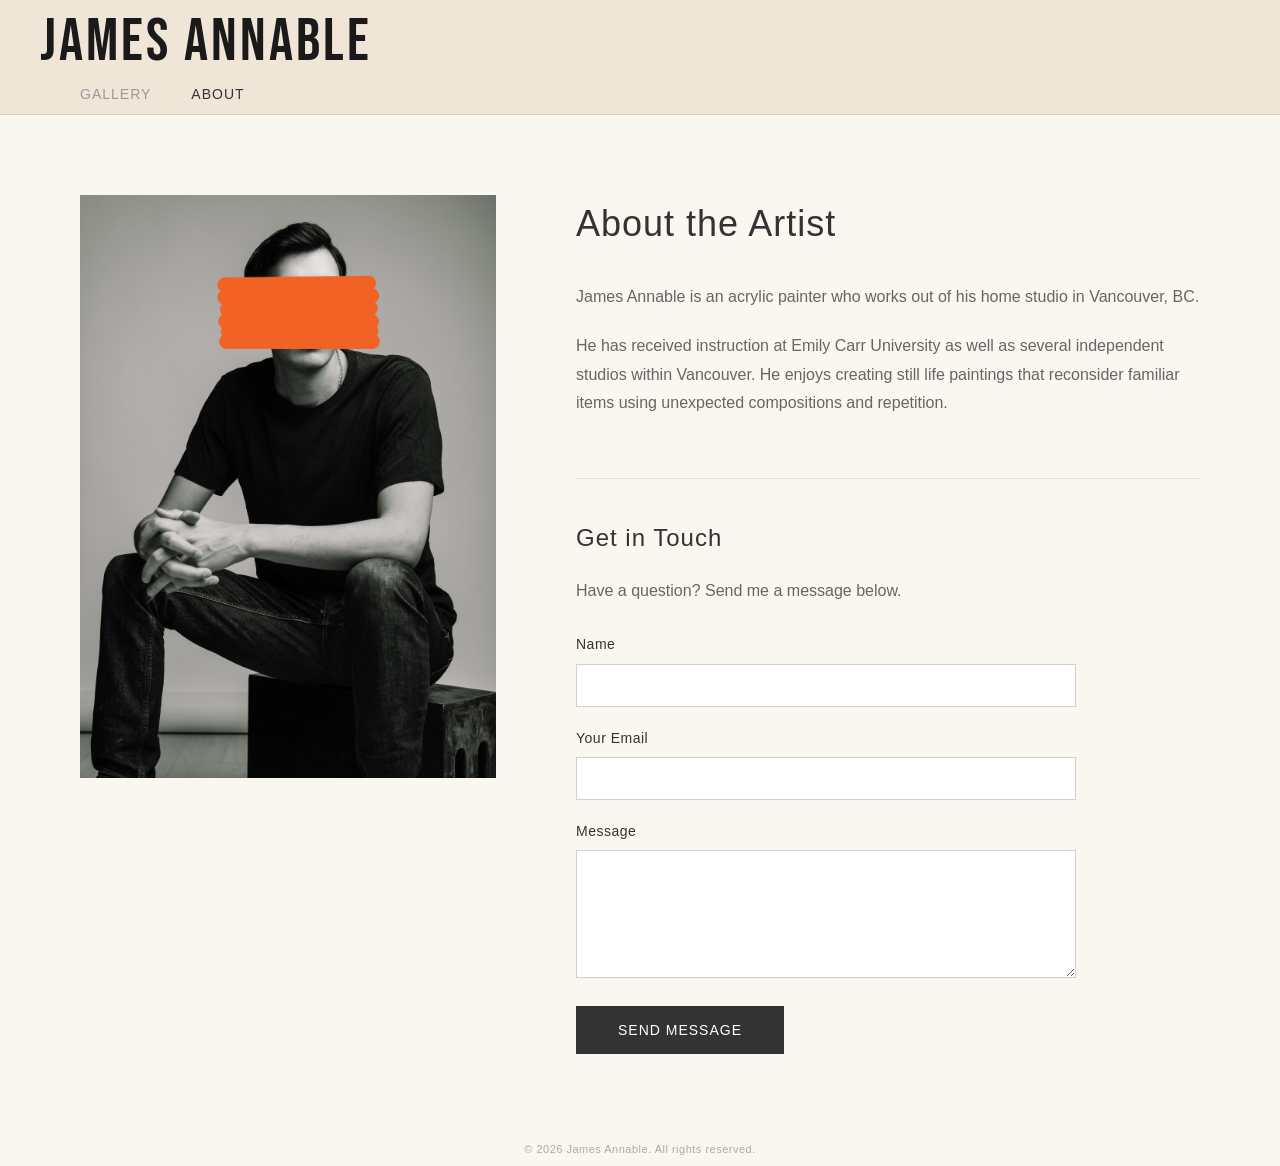
<file: about.html>
<!DOCTYPE html>
<html lang="en">
<head>
    <!-- Google tag (gtag.js) -->
    <script async src="https://www.googletagmanager.com/gtag/js?id=G-0CHNNR34EB"></script>
    <script>
      window.dataLayer = window.dataLayer || [];
      function gtag(){dataLayer.push(arguments);}
      gtag('js', new Date());
      gtag('config', 'G-0CHNNR34EB');
    </script>
    <meta charset="UTF-8">
    <meta name="viewport" content="width=device-width, initial-scale=1.0">
    <title>About - Artist Portfolio</title>
    <link rel="preconnect" href="https://fonts.googleapis.com">
    <link rel="preconnect" href="https://fonts.gstatic.com" crossorigin>
    <link href="https://fonts.googleapis.com/css2?family=Bebas+Neue&display=swap" rel="stylesheet">
    <link rel="icon" type="image/png" href="favicon.png">
    <link rel="stylesheet" href="styles.css">
</head>
<body>
    <header class="gallery-header">
        <h1 class="artist-name">JAMES ANNABLE</h1>
    </header>

    <nav class="main-nav">
        <div class="nav-container">
            <a href="gallery.html" class="nav-link">Gallery</a>
            <a href="about.html" class="nav-link active">About</a>
        </div>
    </nav>

    <main class="about-container">
        <div class="about-content">
            <div class="about-image">
                <img src="info_page_photo.jpg" alt="Artist Photo">
            </div>
            <div class="about-text">
                <h1>About the Artist</h1>
                <p class="bio">
                    James Annable is an acrylic painter who works out of his home studio in Vancouver, BC.
                </p>
                <p class="bio">
                    He has received instruction at Emily Carr University as well as several independent studios within Vancouver. He enjoys creating still life paintings that reconsider familiar items using unexpected compositions and repetition.
                </p>

                <div class="contact-info">
                    <h2>Get in Touch</h2>
                    <p class="contact-description">Have a question? Send me a message below.</p>

                    <form action="https://formspree.io/f/mbdayaqg" method="POST" class="contact-form" id="contact-form">
                        <div class="form-group">
                            <label for="name">Name</label>
                            <input type="text" id="name" name="name" required>
                        </div>

                        <div class="form-group">
                            <label for="email">Your Email</label>
                            <input type="email" id="email" name="email" required>
                        </div>

                        <div class="form-group">
                            <label for="message">Message</label>
                            <textarea id="message" name="message" rows="6" required></textarea>
                        </div>

                        <button type="submit" class="submit-button">Send Message</button>

                        <div class="form-status" id="form-status"></div>
                    </form>
                </div>
            </div>
        </div>
    </main>

    <footer class="gallery-footer">
        &copy; 2026 James Annable. All rights reserved.
    </footer>

    <script src="script.js"></script>
</body>
</html>
</file>
<file: styles.css>
* {
    margin: 0;
    padding: 0;
    box-sizing: border-box;
}

body {
    font-family: -apple-system, BlinkMacSystemFont, 'Segoe UI', Roboto, Oxygen, Ubuntu, Cantarell, sans-serif;
    line-height: 1.6;
    color: #333;
    background-color: #faf6f0;
}

/* ===== INTRO PAGE ===== */
.intro-page {
    overflow: hidden;
    height: 100vh;
}

.video-container {
    position: fixed;
    top: 0;
    left: 0;
    width: 100%;
    height: 100%;
    overflow: hidden;
    z-index: 0;
}

.video-container video {
    min-width: 100%;
    min-height: 100%;
    width: auto;
    height: auto;
    position: absolute;
    top: 50%;
    left: 50%;
    transform: translate(-50%, -50%);
    object-fit: cover;
}

.video-overlay {
    position: absolute;
    top: 0;
    left: 0;
    width: 100%;
    height: 100%;
    background: rgba(0, 0, 0, 0.3);
    z-index: 1;
}

.intro-content {
    position: relative;
    z-index: 2;
    display: flex;
    align-items: center;
    justify-content: flex-start;
    padding-left: 15%;
    height: 100vh;
}

.enter-button {
    padding: 18px 48px;
    font-size: 18px;
    font-weight: 300;
    letter-spacing: 2px;
    text-transform: uppercase;
    background: transparent;
    color: white;
    border: 2px solid white;
    cursor: pointer;
    transition: all 0.3s ease;
    opacity: 0;
    transform: translateY(20px);
}

.enter-button.show {
    opacity: 1;
    transform: translateY(0);
}

.enter-button:hover {
    background: white;
    color: #333;
}

.hidden {
    display: none;
}

/* ===== NAVIGATION ===== */
.main-nav {
    position: sticky;
    top: 0;
    background: #f0e6d8;
    border-bottom: 1px solid #d9ccba;
    padding: 9px 0;
    z-index: 200;
}

.nav-container {
    max-width: 1200px;
    margin: 0 auto;
    padding: 0 40px;
    display: flex;
    gap: 40px;
}

.nav-link {
    text-decoration: none;
    color: #999;
    font-size: 14px;
    letter-spacing: 1px;
    text-transform: uppercase;
    transition: color 0.3s ease;
}

.nav-link:hover,
.nav-link.active {
    color: #333;
}

/* ===== GALLERY PAGE ===== */
.gallery-header {
    background-color: #f0e6d8;
    padding: 12px 40px 2px;
    text-align: left;
}

.artist-name {
    font-family: 'Bebas Neue', sans-serif;
    font-size: 60px;
    font-weight: 400;
    letter-spacing: 3px;
    color: #1a1a1a;
    margin: 0;
    text-transform: uppercase;
    line-height: 1;
}

.gallery-scrollbar-track {
    overflow-x: auto;
    overflow-y: hidden;
    background: transparent;
    opacity: 0;
    transition: opacity 0.6s ease;
    scrollbar-width: auto;
    scrollbar-color: #a89580 #e8e0d6;
    position: relative;
    z-index: 101;
}

.gallery-scrollbar-track.visible {
    opacity: 1;
}

.gallery-scrollbar-track:hover {
    opacity: 1;
}

.gallery-scrollbar-track::-webkit-scrollbar {
    height: 14px;
}

.gallery-scrollbar-track::-webkit-scrollbar-track {
    background: #e8e0d6;
}

.gallery-scrollbar-track::-webkit-scrollbar-thumb {
    background-color: #a89580;
    border-radius: 4px;
}

.gallery-scrollbar-inner {
    height: 1px;
}

.gallery-container {
    height: calc(100vh - 180px);
    padding: 0;
    background-color: #faf6f0;
    position: relative;
    overflow-x: auto;
    overflow-y: hidden;
    display: flex;
    flex-direction: column;
    scrollbar-width: none;
}

.gallery-container::-webkit-scrollbar {
    display: none;
}

.gallery-grid {
    display: flex;
    flex-wrap: nowrap;
    flex-direction: row;
    align-items: center;
    gap: 138px;
    padding: 40px 0 140px 40px;
    flex: 1;
}

.gallery-spacer {
    flex-shrink: 0;
    width: 60px;
    height: 1px;
}

.gallery-floor {
    position: relative;
    margin-top: -120px;
    width: 100%;
    height: 120px;
    pointer-events: none;
    z-index: 100;
    background: linear-gradient(to bottom,
        #b8a690 0%,
        #a89580 20%,
        #978470 50%,
        #887460 80%,
        #796350 100%);
    border-top: 3px solid #5a4a3a;
    box-shadow: inset 0 10px 20px rgba(0, 0, 0, 0.2);
}

@keyframes fadeIn {
    0% {
        opacity: 0;
    }
    100% {
        opacity: 1;
    }
}

.gallery-item {
    cursor: pointer;
    position: relative;
    box-shadow: 0 8px 20px rgba(0, 0, 0, 0.15);
    border: 6px solid #1a1a1a;
    transition: transform 0.3s ease, box-shadow 0.3s ease;
    animation: fadeIn 1s ease-in forwards;
    opacity: 0;
    display: inline-flex;
    line-height: 0;
    flex-shrink: 0;
}

.gallery-item:hover {
    transform: translateY(-5px);
    box-shadow: 0 12px 30px rgba(0, 0, 0, 0.25);
}

.gallery-item img {
    display: block;
}

.gallery-item-title {
    position: absolute;
    bottom: 0;
    left: 0;
    right: 0;
    background: linear-gradient(transparent, rgba(0, 0, 0, 0.8));
    color: white;
    padding: 40px 10px 10px;
    font-size: 11px;
    font-weight: 300;
    letter-spacing: 0.3px;
    opacity: 0;
    transition: opacity 0.3s ease;
    text-align: center;
    word-wrap: break-word;
    line-height: 1.3;
    min-width: 60px;
}

.gallery-item:hover .gallery-item-title {
    opacity: 1;
}

/* ===== LIGHTBOX ===== */
.lightbox {
    position: fixed;
    top: 0;
    left: 0;
    width: 100%;
    height: 100%;
    background: rgba(0, 0, 0, 0.95);
    z-index: 1000;
    display: flex;
    align-items: center;
    justify-content: center;
    padding: 40px;
}

.lightbox.hidden {
    display: none;
}

.lightbox-close {
    position: absolute;
    top: 30px;
    right: 30px;
    background: none;
    border: none;
    color: white;
    font-size: 40px;
    cursor: pointer;
    width: 50px;
    height: 50px;
    display: flex;
    align-items: center;
    justify-content: center;
    transition: opacity 0.3s ease;
}

.lightbox-close:hover {
    opacity: 0.7;
}

.lightbox-content {
    display: flex;
    gap: 60px;
    max-width: 90%;
    max-height: 90%;
    align-items: center;
}

.lightbox-content img {
    max-width: 60%;
    max-height: 85vh;
    object-fit: contain;
}

.lightbox-info {
    color: white;
    max-width: 400px;
}

.lightbox-info h2 {
    font-size: 28px;
    font-weight: 300;
    margin-bottom: 20px;
    letter-spacing: 1px;
}

.lightbox-info p {
    font-size: 16px;
    margin-bottom: 12px;
    color: #ccc;
    font-weight: 300;
}

/* ===== GALLERY FOOTER ===== */
.gallery-footer {
    text-align: center;
    padding: 7px 40px;
    font-size: 11px;
    color: #aaa;
    letter-spacing: 0.5px;
    background-color: #faf6f0;
}

/* ===== ABOUT PAGE ===== */
.about-container {
    max-width: 1200px;
    margin: 0 auto;
    padding: 80px 40px;
}

.about-content {
    display: grid;
    grid-template-columns: 1fr 1.5fr;
    gap: 80px;
    align-items: start;
}

.about-image img {
    width: 100%;
    height: auto;
    display: block;
}

.about-text h1 {
    font-size: 36px;
    font-weight: 300;
    letter-spacing: 1px;
    margin-bottom: 30px;
}

.bio {
    font-size: 16px;
    line-height: 1.8;
    margin-bottom: 20px;
    color: #666;
}

.contact-info {
    margin-top: 60px;
    padding-top: 40px;
    border-top: 1px solid #e0e0e0;
}

.contact-info h2 {
    font-size: 24px;
    font-weight: 300;
    letter-spacing: 1px;
    margin-bottom: 20px;
}

.contact-description {
    font-size: 16px;
    margin-bottom: 30px;
    color: #666;
    line-height: 1.6;
}

.contact-form {
    max-width: 500px;
}

.form-group {
    margin-bottom: 20px;
}

.form-group label {
    display: block;
    font-size: 14px;
    font-weight: 400;
    color: #333;
    margin-bottom: 8px;
    letter-spacing: 0.5px;
}

.form-group input,
.form-group textarea {
    width: 100%;
    padding: 12px 16px;
    font-size: 15px;
    font-family: inherit;
    border: 1px solid #d0d0d0;
    background: #fff;
    color: #333;
    transition: border-color 0.3s ease, box-shadow 0.3s ease;
    box-sizing: border-box;
}

.form-group input:focus,
.form-group textarea:focus {
    outline: none;
    border-color: #333;
    box-shadow: 0 0 0 2px rgba(0, 0, 0, 0.05);
}

.form-group textarea {
    resize: vertical;
    min-height: 120px;
}

.submit-button {
    padding: 14px 40px;
    font-size: 14px;
    font-weight: 400;
    letter-spacing: 1px;
    text-transform: uppercase;
    background: #333;
    color: white;
    border: 2px solid #333;
    cursor: pointer;
    transition: all 0.3s ease;
    font-family: inherit;
}

.submit-button:hover {
    background: white;
    color: #333;
}

.submit-button:disabled {
    opacity: 0.5;
    cursor: not-allowed;
}

.form-status {
    margin-top: 20px;
    padding: 12px;
    border-radius: 4px;
    font-size: 14px;
    display: none;
}

.form-status.success {
    display: block;
    background: #d4edda;
    color: #155724;
    border: 1px solid #c3e6cb;
}

.form-status.error {
    display: block;
    background: #f8d7da;
    color: #721c24;
    border: 1px solid #f5c6cb;
}

/* ===== RESPONSIVE ===== */
@media (max-width: 768px) {
    .nav-container {
        padding: 0 20px;
        gap: 30px;
    }

    .gallery-header {
        padding: 10px 20px 5px;
    }

    .artist-name {
        font-size: 28px;
        letter-spacing: 2px;
    }

    .gallery-container {
        height: calc(100vh - 180px);
    }

    .gallery-grid {
        gap: 76px;
        padding: 20px 20px 140px 20px;
    }

    .gallery-item {
        border-width: 4px;
    }

    .gallery-item img {
        max-height: 60vh !important;
    }

    .gallery-floor {
        height: 100px;
    }

    .gallery-item-title {
        font-size: 10px;
        padding: 30px 8px 8px;
    }

    .intro-content {
        padding-left: 10%;
    }

    .lightbox-content {
        flex-direction: column;
        gap: 30px;
    }

    .lightbox-content img {
        max-width: 100%;
        max-height: 50vh;
    }

    .lightbox-info {
        max-width: 100%;
    }

    .about-content {
        grid-template-columns: 1fr;
        gap: 40px;
    }

    .about-container {
        padding: 40px 20px;
    }
}
</file>
